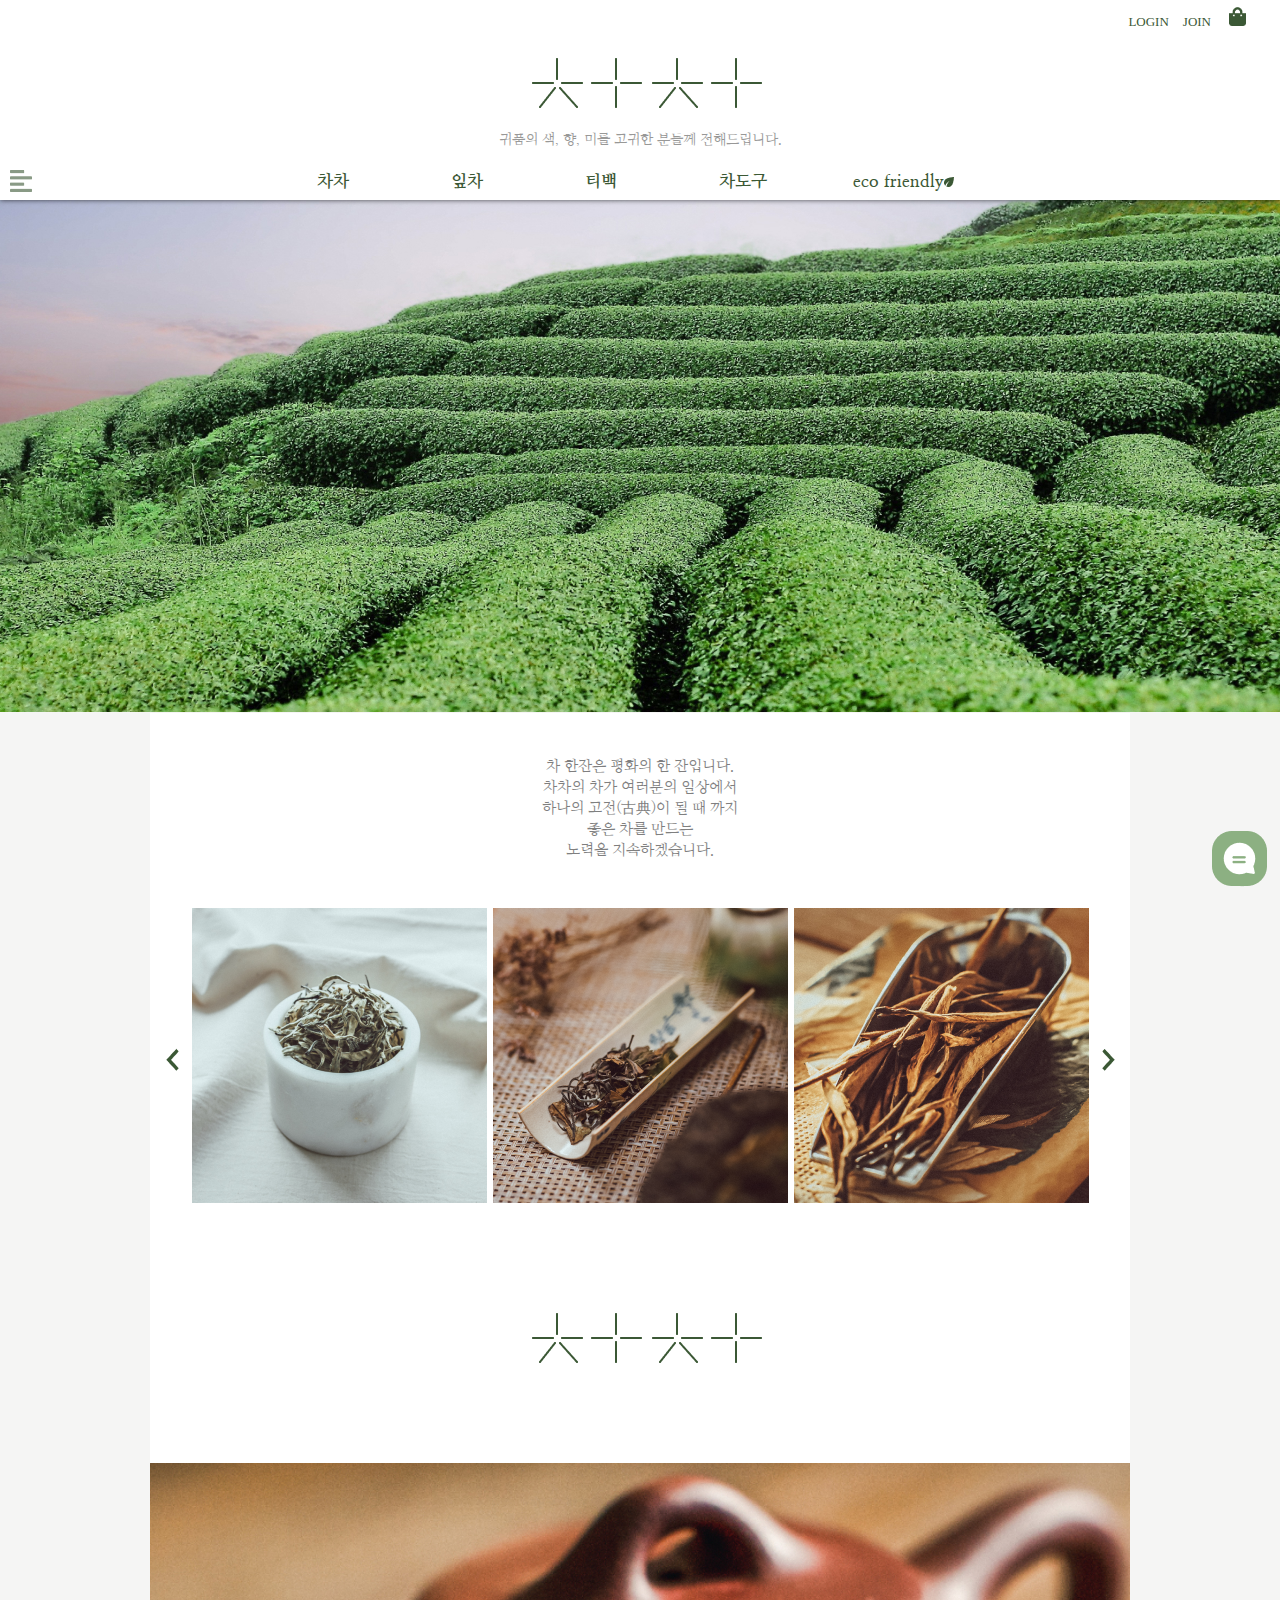
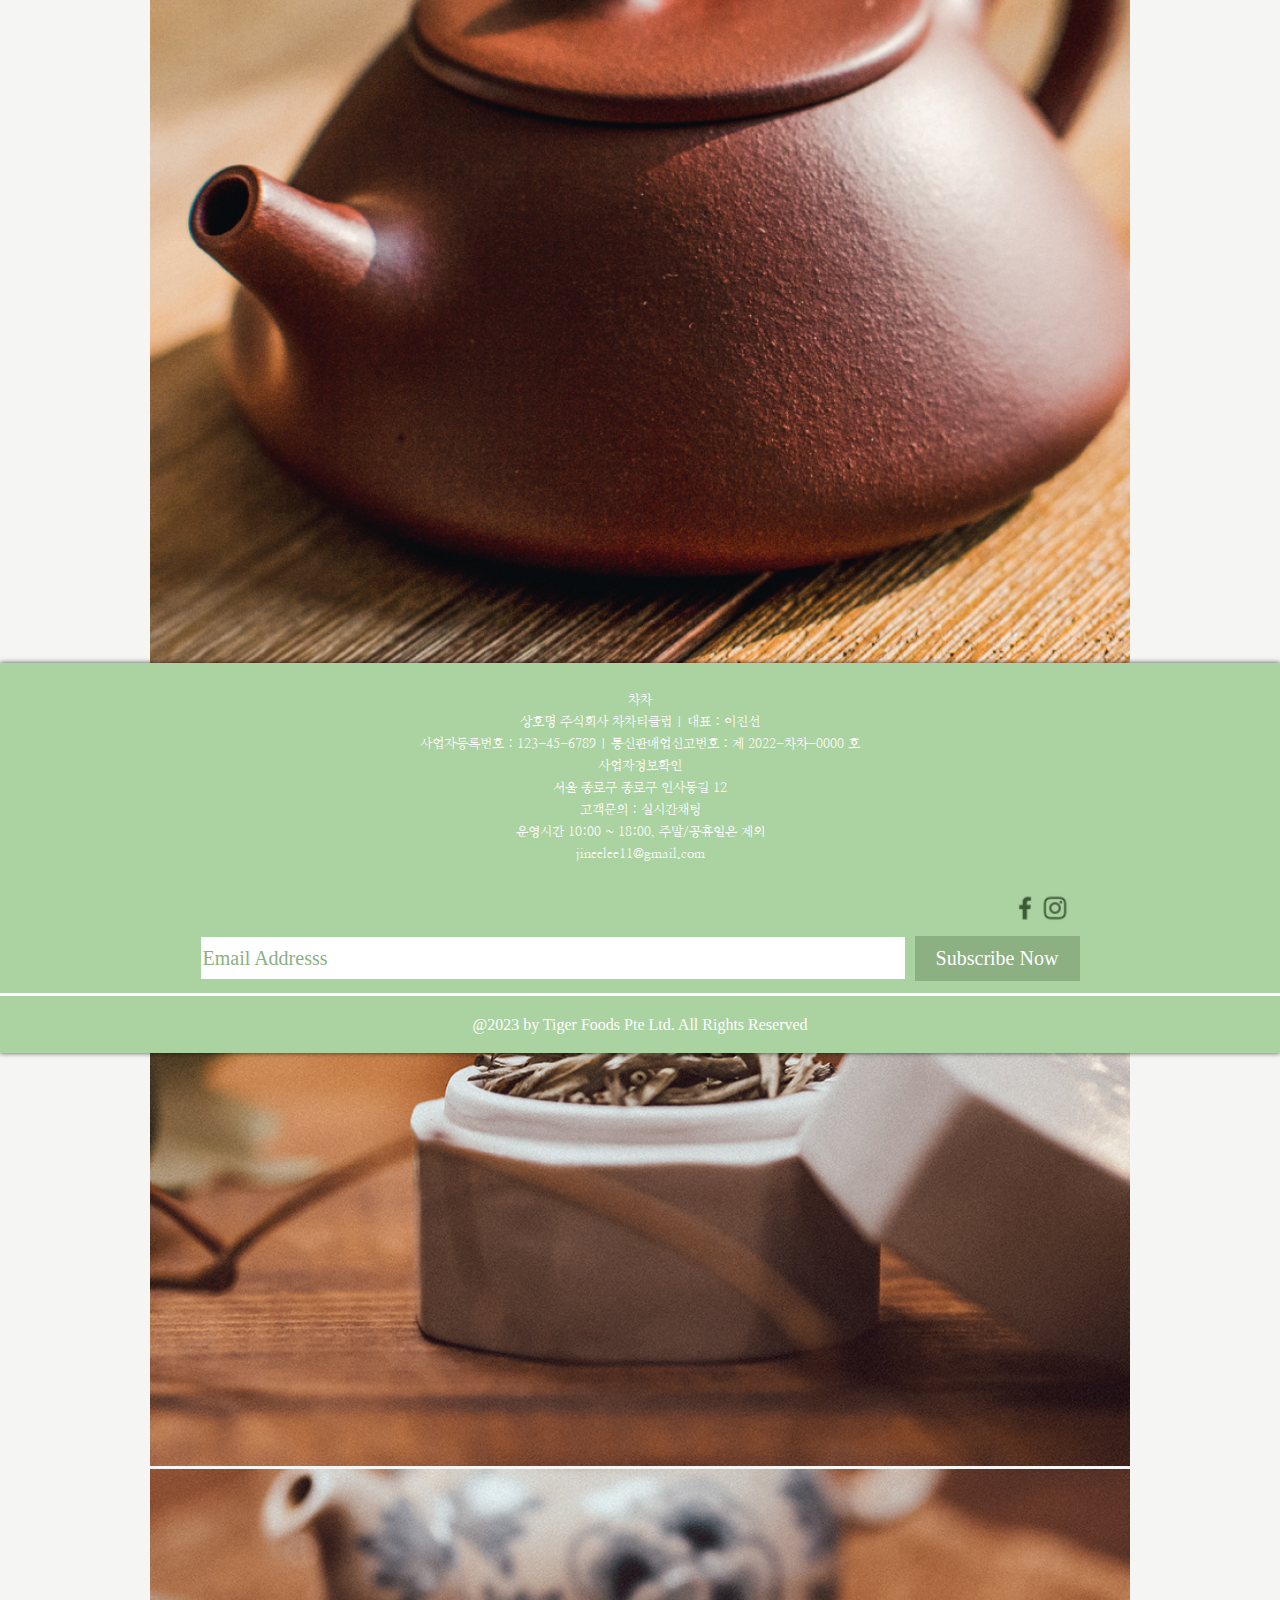
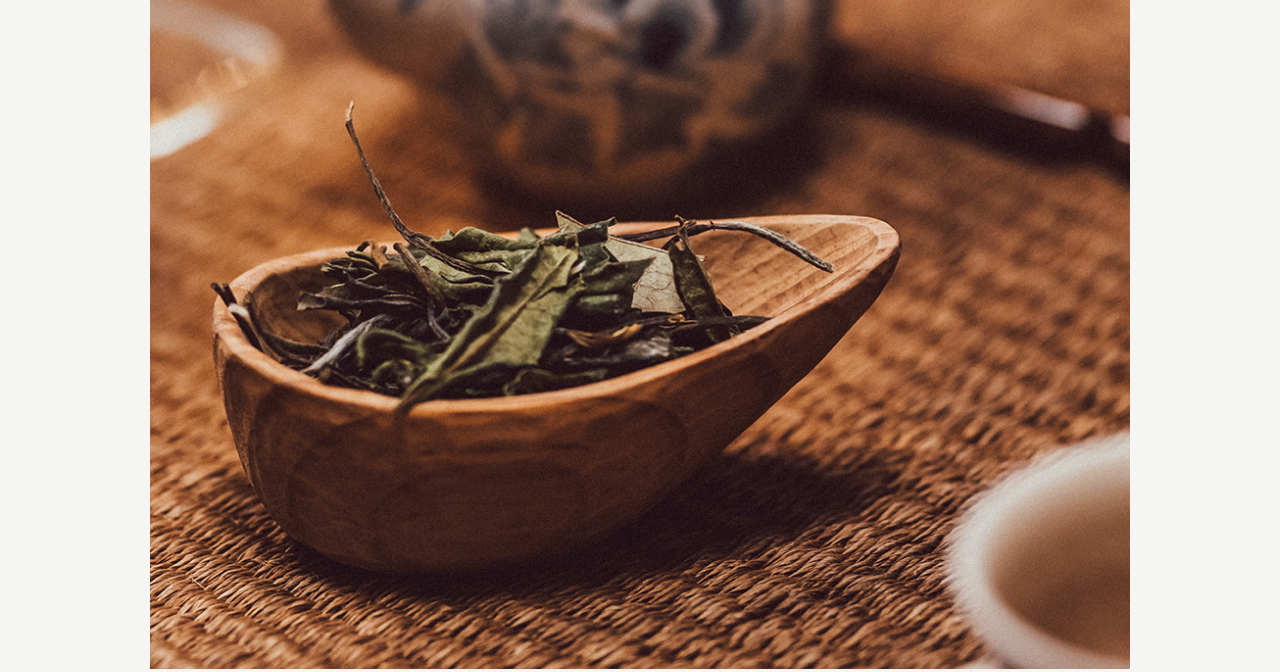
<file: index.html>
<!DOCTYPE html>
<html lang="ko">

<head>
   <meta charset="UTF-8">
   <meta http-equiv="X-UA-Compatible" content="IE=edge">
   <meta name="viewport" content="width=device-width, initial-scale=1.0">
   <title>Document</title>
   <link rel="stylesheet" type="text/css" href="css/index.css">
   <script src="//code.jquery.com/jquery-1.11.0.min.js"></script>
   <script type="text/javascript">
      $(document).ready(function () {

         $("#headers").load("header.html");  // 원하는 파일 경로를 삽입하면 된다
         $("#index_main").load("index_main.html");  // 추가 인클루드를 원할 경우 이런식으로 추가하면 된다
         $("#footer").load("footer.html");  // 추가 인클루드를 원할 경우 이런식으로 추가하면 된다


      });

   </script>




</head>

<body>
   <div id="headers"></div>
   <div id="index_main"></div>


   <div id="footer"></div>








</body>

</html>
</file>
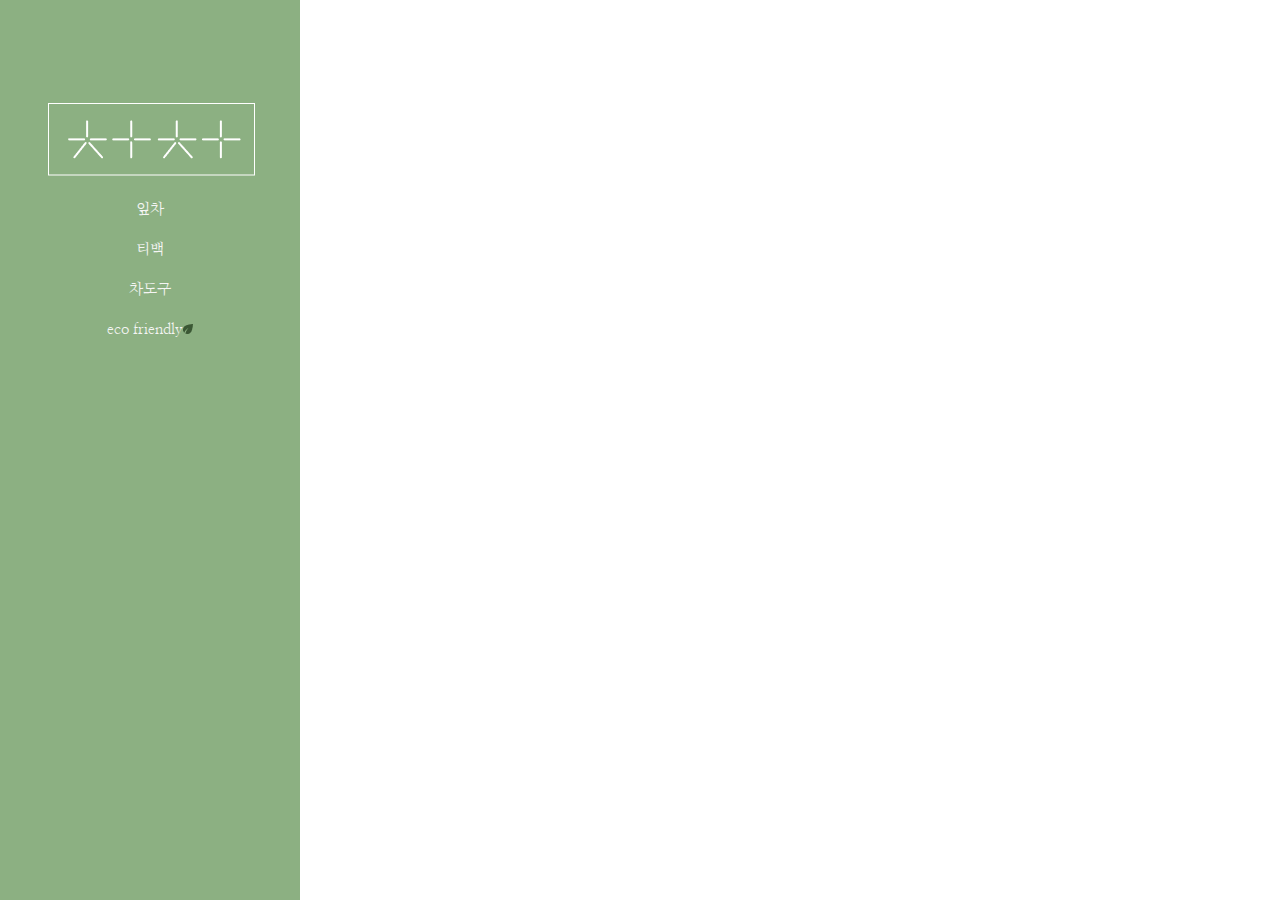
<file: aside.html>
<!DOCTYPE html>
<html lang="ko">

<head>
   <meta charset="UTF-8">
   <meta http-equiv="X-UA-Compatible" content="IE=edge">
   <meta name="viewport" content="width=device-width, initial-scale=1.0">
   <title>Document</title>
   <link rel="stylesheet" type="text/css" href="css/aside.css">
   <link
      href="https://fonts.googleapis.com/css2?family=Black+And+White+Picture&family=Black+Han+Sans&family=Cute+Font&family=Do+Hyeon&family=Dokdo&family=East+Sea+Dokdo&family=Gaegu&family=Gamja+Flower&family=Gothic+A1&family=Gugi&family=Hi+Melody&family=Jua&family=Kirang+Haerang&family=Nanum+Brush+Script&family=Nanum+Gothic&family=Nanum+Gothic+Coding&family=Nanum+Myeongjo&family=Nanum+Pen+Script&family=Noto+Sans+KR&family=Noto+Serif+KR&family=Poor+Story&family=Single+Day&family=Song+Myung&family=Stylish&family=Sunflower:wght@300&family=Yeon+Sung&display=swap"
      rel="stylesheet">
</head>

<body>
   <div class="aside_outbox">
      <div class="as_x"></div>
      <div class="as_logo">
         <a href="index.html"><img src="./img/aside_logo.png"></a>
      </div>
      <div class="as_menu">
         <ul class="as_main">
            <li><a href="sub1.html">잎차</a></li>
            <li>티백</li>
            <li>차도구</li>
            <li>eco friendly<img src="./img/header_menu_eco.png"></li>
         </ul>
      </div>
      <div class="as_x2"></div>
   </div>

</body>

</html>
</file>
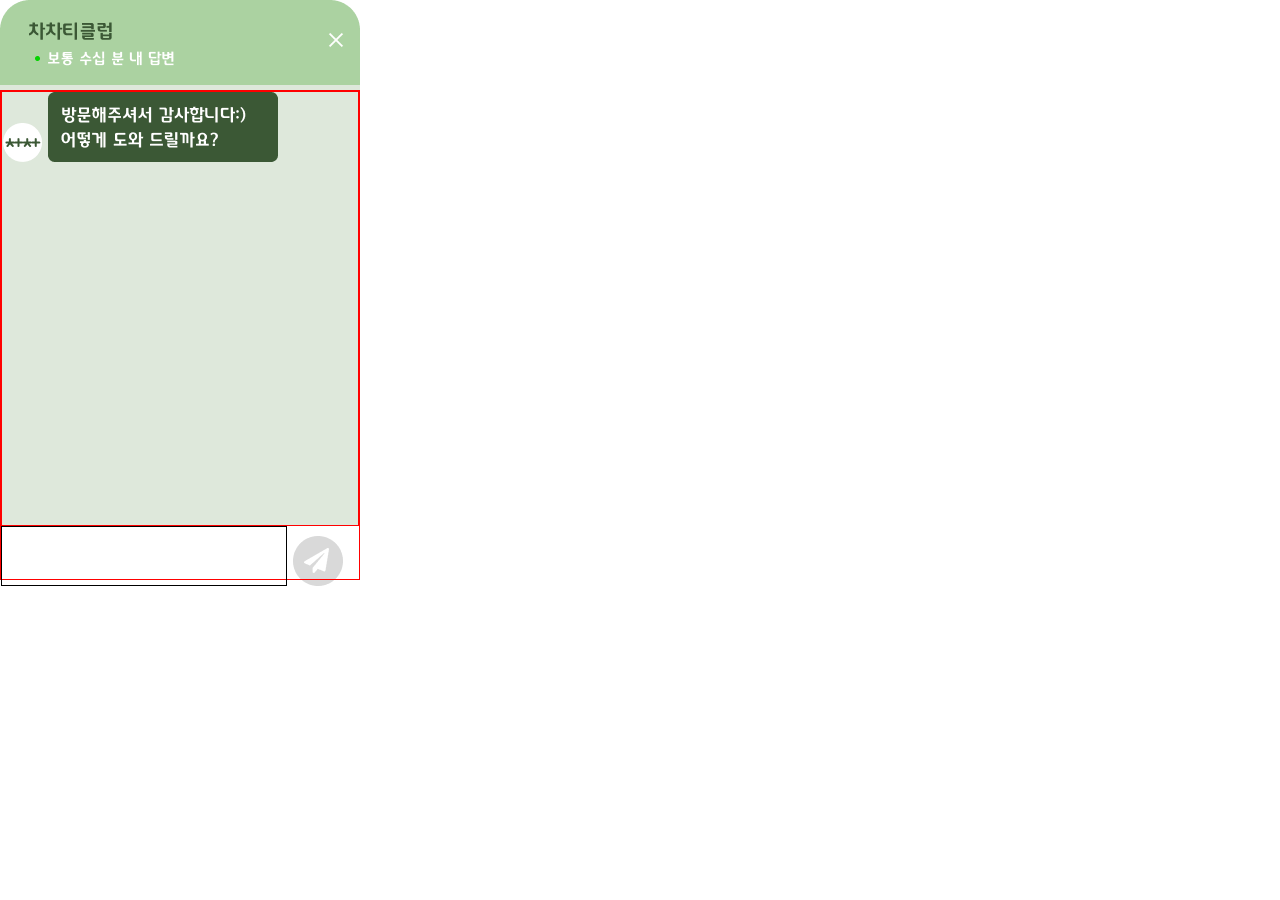
<file: chatting copy.html>
<!DOCTYPE html>
<html lang="ko">

<head>
   <meta charset="UTF-8">
   <meta http-equiv="X-UA-Compatible" content="IE=edge">
   <meta name="viewport" content="width=device-width, initial-scale=1.0">
   <title>Document</title>
   <link rel="stylesheet" type="text/css" href="css/chatting copy.css">
   <link
      href="https://fonts.googleapis.com/css2?family=Black+And+White+Picture&family=Black+Han+Sans&family=Cute+Font&family=Do+Hyeon&family=Dokdo&family=East+Sea+Dokdo&family=Gaegu&family=Gamja+Flower&family=Gothic+A1&family=Gugi&family=Hi+Melody&family=Jua&family=Kirang+Haerang&family=Nanum+Brush+Script&family=Nanum+Gothic&family=Nanum+Gothic+Coding&family=Nanum+Myeongjo&family=Nanum+Pen+Script&family=Noto+Sans+KR&family=Noto+Serif+KR&family=Poor+Story&family=Single+Day&family=Song+Myung&family=Stylish&family=Sunflower:wght@300&family=Yeon+Sung&display=swap"
      rel="stylesheet">
   <script src="https://code.jquery.com/jquery-3.5.0.min.js"></script>
   <script>

      function updateScroll() {
         var element = document.getElementById("chat");
         element.scrollTop = element.scrollHeight;
      }

      $(function () {
         $("#send").on("click", function () {
            var msg = $("#msg").val();
            var line = $("<div></div>");
            line.append(msg);

            $(".chat").append(line);
            $("#msg").val("");
            updateScroll();
         })

         $("#msg").on("keyup", function (e) {
            if (e.keyCode == 13) {
               var msg = $("#msg").val();
               var line = $("<div></div>");
               line.append(msg);

               $(".chat").append(line);
               $("#msg").val("");
               updateScroll();
            }
         })
      })
   </script>
</head>

<body>
   <!-- <div> -->
   <!-- 채팅박스 이미지 -->
   <img src="./img/chatting_box.png">
   <div class="chatting_outbox">

      <div class="chat" id="chat">

         <!-- 차차 프로필 -->
         <img src="./img/chatting_icon.png">

      </div>


      <div class="input">
         <div class="msg_div">
            <input type=text id=msg>
         </div>

         <!-- 글자입력박스 -->
         <div class="send_div">
            <!-- 입력버튼 -->
            <input type=button id=send value="send">
         </div>
      </div>
   </div>
   <!-- </div> -->

</body>

</html>
</file>
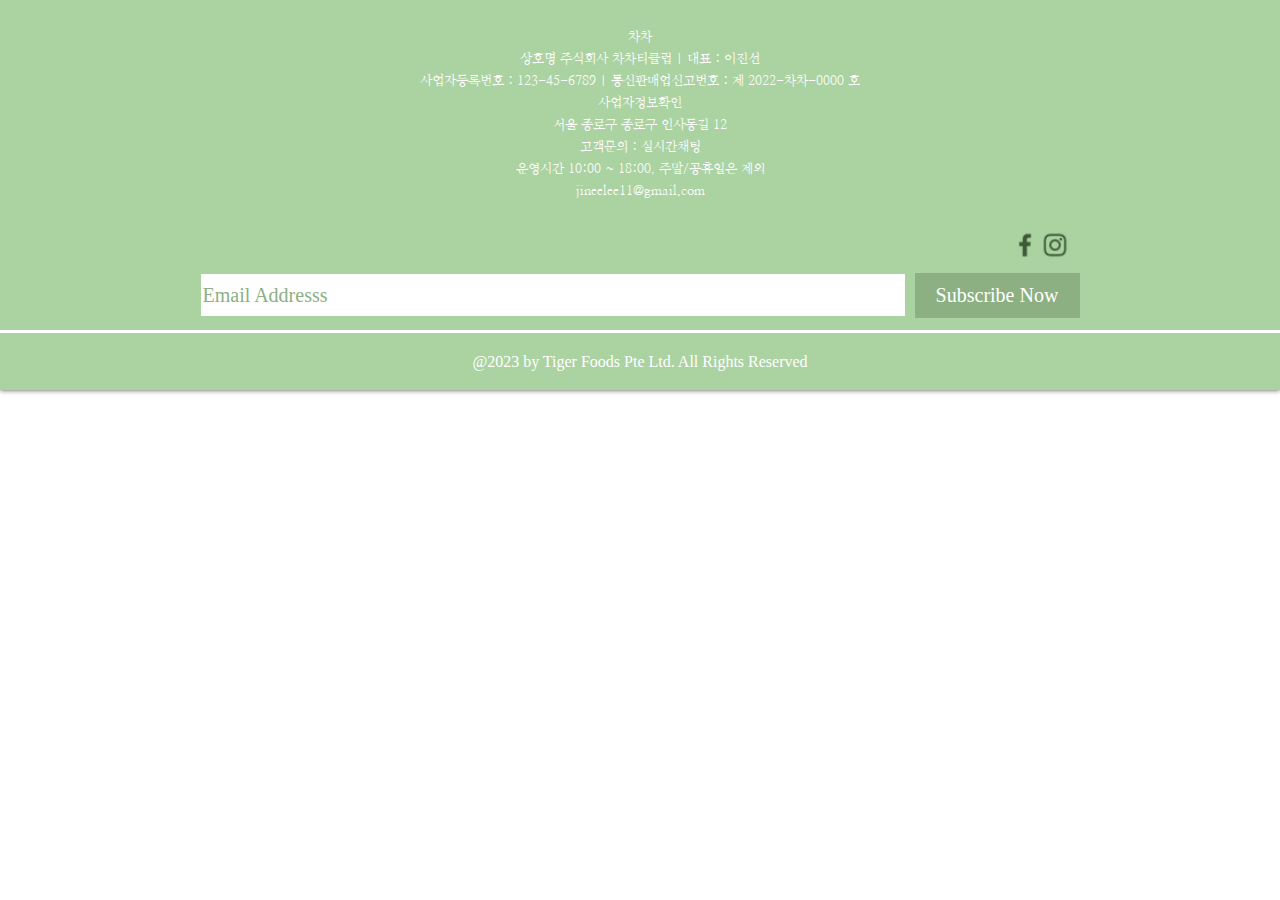
<file: footer.html>
<!DOCTYPE html>
<html lang="ko">

<head>
   <meta charset="UTF-8">
   <meta http-equiv="X-UA-Compatible" content="IE=edge">
   <meta name="viewport" content="width=device-width, initial-scale=1.0">
   <title>Document</title>
   <link rel="stylesheet" type="text/css" href="css/footer.css">
   <link
      href="https://fonts.googleapis.com/css2?family=Black+And+White+Picture&family=Black+Han+Sans&family=Cute+Font&family=Do+Hyeon&family=Dokdo&family=East+Sea+Dokdo&family=Gaegu&family=Gamja+Flower&family=Gothic+A1&family=Gugi&family=Hi+Melody&family=Jua&family=Kirang+Haerang&family=Nanum+Brush+Script&family=Nanum+Gothic&family=Nanum+Gothic+Coding&family=Nanum+Myeongjo&family=Nanum+Pen+Script&family=Noto+Sans+KR&family=Noto+Serif+KR&family=Poor+Story&family=Single+Day&family=Song+Myung&family=Stylish&family=Sunflower:wght@300&family=Yeon+Sung&display=swap"
      rel="stylesheet">
</head>

<body>
   <div class="footer_outbox">

      <div class="footer_cha">
         <div>
            <span>차차</span><br>
            상호명 주식회사 차차티클럽 | 대표 : 이진선<br>
            사업자등록번호 : 123-45-6789 | 통신판매업신고번호 : 제 2022-차차-0000 호<br>
            사업자정보확인<br>
            서울 종로구 종로구 인사동길 12<br>
            고객문의 : 실시간채팅<br>
            운영시간 10:00 ~ 18:00, 주말/공휴일은 제외<br>
            jineelee11@gmail.com<br>
         </div>

      </div>
      <div class="footer_f1">
         <div>
            <img src="./img/icon_f.png" width="30px">
            <img src="./img/icon_ins.png" width="30px">
         </div>
      </div>
      <div class="footer_email">
         <div>
            <input type="text" placeholder="Email Addresss">
            <button type="button">Subscribe Now</button>
         </div>

      </div>
      <div class="footer_line">
         <div>
            @2023 by Tiger Foods Pte Ltd. All Rights Reserved
         </div>

      </div>

   </div>

</body>

</html>
</file>
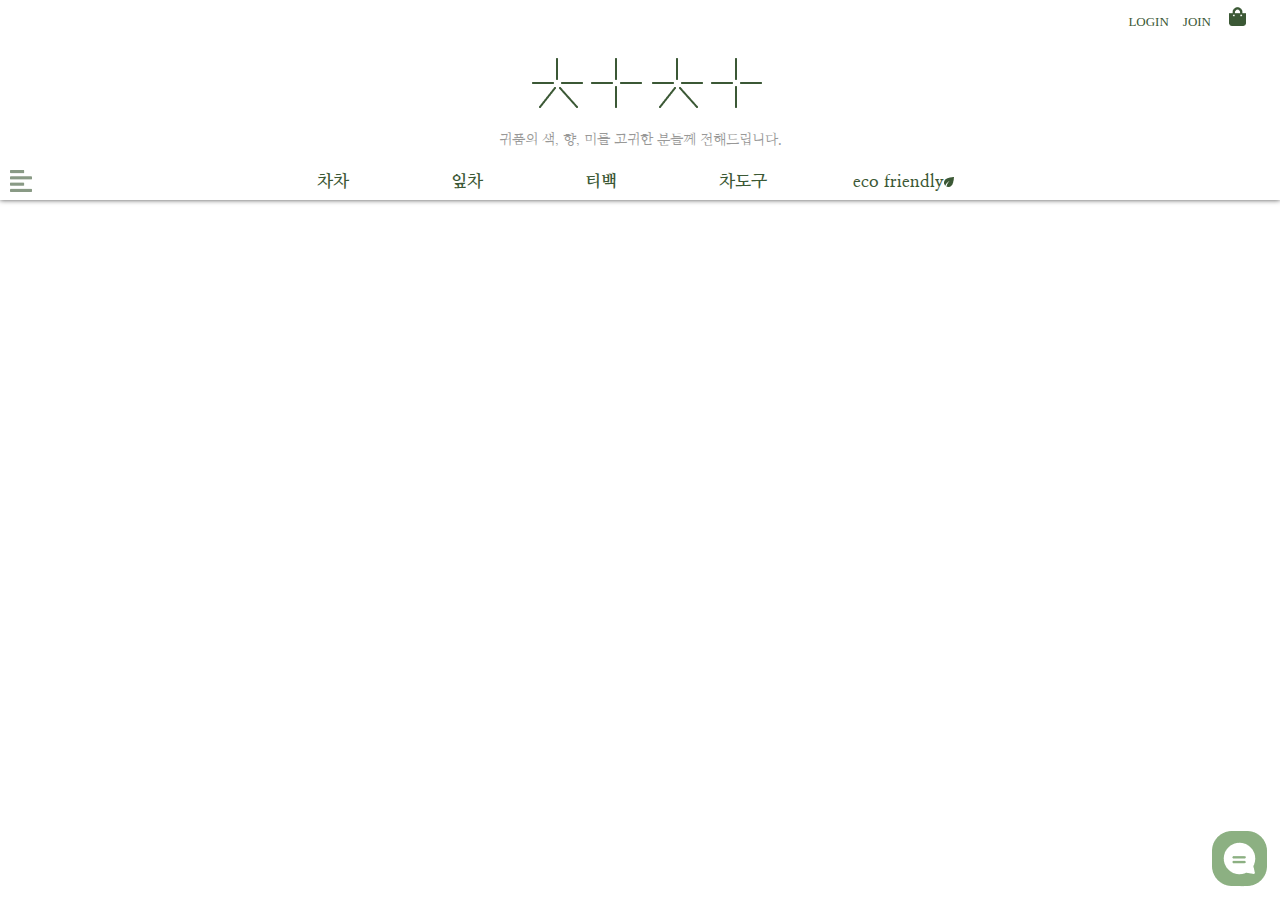
<file: header.html>
<!DOCTYPE html>
<html lang="ko">

<head>
   <meta charset="UTF-8">
   <meta http-equiv="X-UA-Compatible" content="IE=edge">
   <meta name="viewport" content="width=device-width, initial-scale=1.0">
   <title>Document</title>
   <link rel="stylesheet" type="text/css" href="css/header.css">
   <link
      href="https://fonts.googleapis.com/css2?family=Black+And+White+Picture&family=Black+Han+Sans&family=Cute+Font&family=Do+Hyeon&family=Dokdo&family=East+Sea+Dokdo&family=Gaegu&family=Gamja+Flower&family=Gothic+A1&family=Gugi&family=Hi+Melody&family=Jua&family=Kirang+Haerang&family=Nanum+Brush+Script&family=Nanum+Gothic&family=Nanum+Gothic+Coding&family=Nanum+Myeongjo&family=Nanum+Pen+Script&family=Noto+Sans+KR&family=Noto+Serif+KR&family=Poor+Story&family=Single+Day&family=Song+Myung&family=Stylish&family=Sunflower:wght@300&family=Yeon+Sung&display=swap"
      rel="stylesheet">

   <!-- 어사이드 인클루드 -->
   <script src="//code.jquery.com/jquery-1.11.0.min.js"></script>
   <script type="text/javascript">
      $(document).ready(function () {

         $("#aside").load("aside.html");  // 원하는 파일 경로를 삽입하면 된다
         $("#chatting").load("chatting.html");  // 원하는 파일 경로를 삽입하면 된다

         // 아이콘 클릭하면 어사이드메뉴 뜨게
         $(".pic").click(function () {
            $("#lightbox").show();
         });
         $(".lightbox2").click(function () {
            $("#lightbox").hide();
         });

      });
   </script>
   <script type="text/javascript">
      $(document).ready(function () {

         // 아이콘 클릭하면 채팅창 뜨고 x버튼 누르면 끄기
         $(".h_bottom_menu").click(function () {
            $("#chatting").show();
         });
         $("#chatting_close").click(function () {
            $("#chatting").hide();
         });

      });
   </script>



</head>

<body>
   <!-- 헤더 -->
   <div class="header_outbox">
      <div id="header_join">
         <ul>
            <li>LOGIN</li>
            <li>JOIN</li>
            <li><img src="./img/cart.png" width="25px"></li>
         </ul>
      </div>

      <div class="header_logo">

         <div>
            <div id="header_logo_logo">
               <a href="index.html"><img src="./img/header_logo.png"></a>
            </div>
            <div class="header_logo_bottom">
               <span>귀품의 색, 향, 미를 고귀한 분들께 전해드립니다.</span>
            </div>
         </div>

      </div>
      <div class="header_menu">
         <div>
            <!-- 왼쪽 어사이드 띄울 아이콘 -->
            <img id="h_left_menu" class="pic" src="./img/header_left_menu.png">

            <ul>
               <li class="h_menu_main1"><a href="index.html">차차</a></li>
               <li class="h_menu_main1"><a href="sub1.html"> 잎차</a>
                  <ul class="h_menu_sub1">
                     <li><a href="sub1.html">녹차</a></li>
                     <li>백차</li>
                     <li>청차</li>
                     <li>홍차</li>
                     <li>흑차</li>
                  </ul>
               </li>
               <li class="h_menu_main1">티백
                  <ul class="h_menu_sub1">
                     <li>뿌리차</li>
                     <li>허브차</li>
                     <li>과일차</li>
                  </ul>
               </li>
               <li class="h_menu_main1">차도구
                  <ul class="h_menu_sub1">
                     <li>다기</li>
                     <li>자사호</li>
                  </ul>
               </li>
               <li class="h_menu_main1">eco friendly<img src="./img/header_menu_eco.png"> </li>
            </ul>
         </div>

         <!-- 채팅창 띄울 아이콘 -->

         <img class="h_bottom_menu" src="./img/bottom_icon.png">

      </div>
      <!-- 인클루드 어사이드메뉴 -->
      <div id="lightbox" class="lightbox2">
         <div id="aside"></div>

      </div>

      <!-- 인클루드 채팅창 -->
      <div id="chatting"></div>
      <!-- 채팅창 닫는 버튼 -->
      <div id="chatting_close"></div>

   </div>


</body>

</html>
</file>
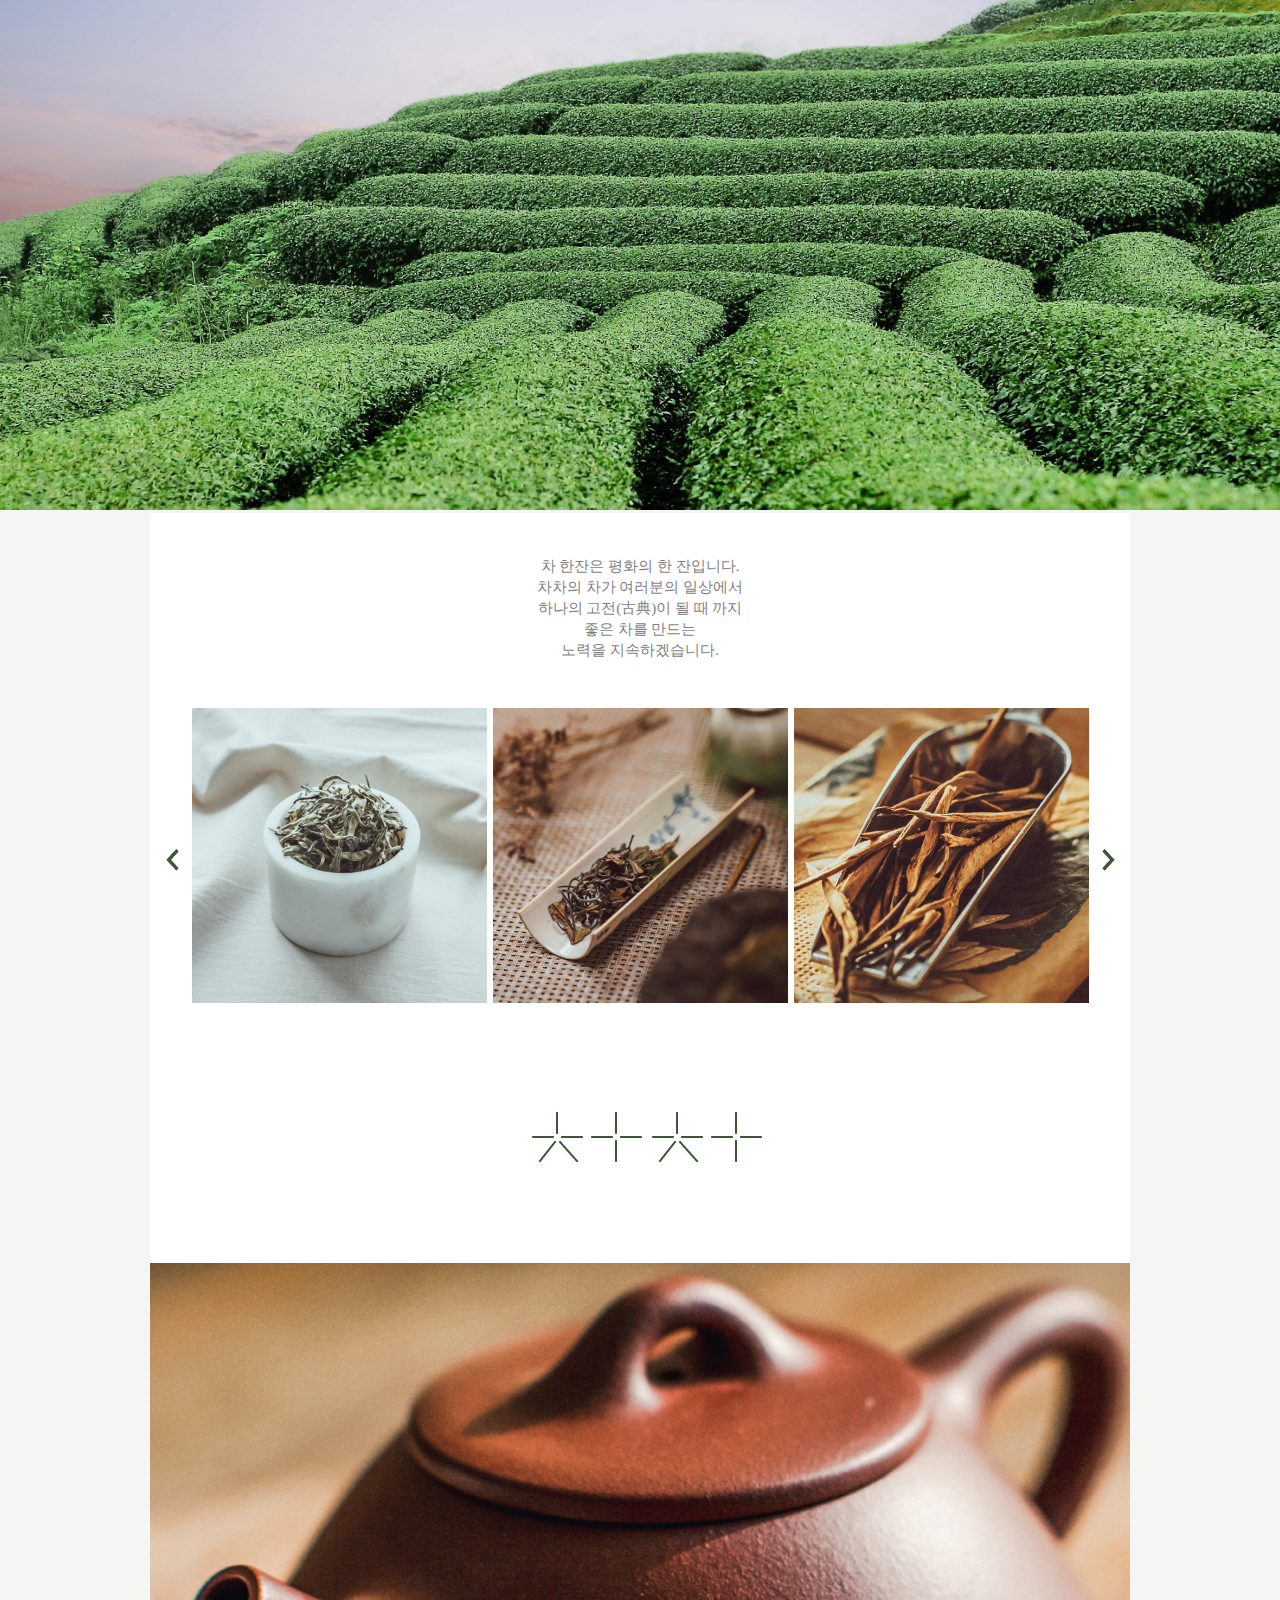
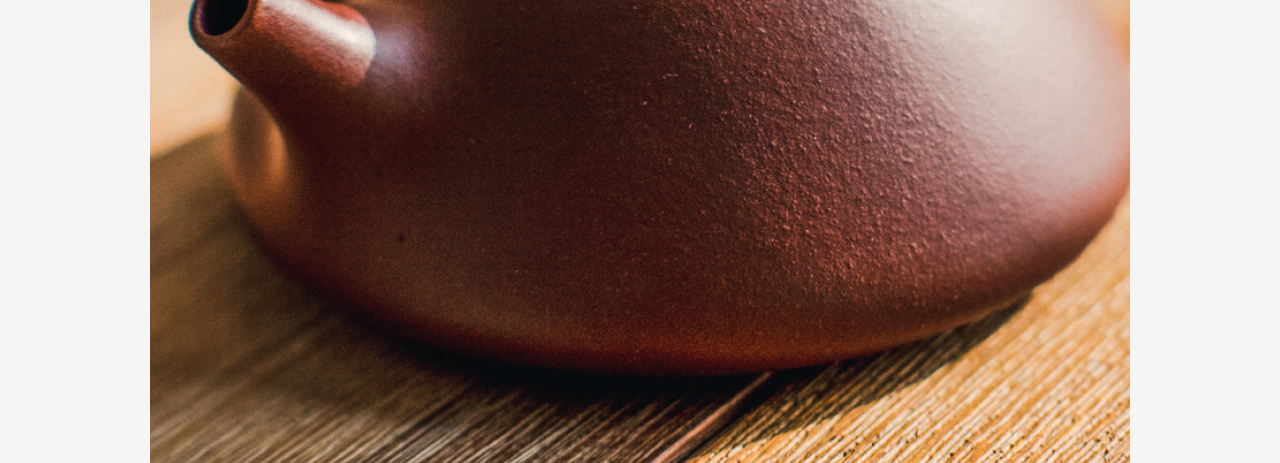
<file: index_main.html>
<!DOCTYPE html>
<html lang="ko">

<head>
   <meta charset="UTF-8">
   <meta http-equiv="X-UA-Compatible" content="IE=edge">
   <meta name="viewport" content="width=device-width, initial-scale=1.0">
   <title>Document</title>
   <link rel="stylesheet" type="text/css" href="css/index_main.css">

   <!-- 메인 이미지 페이드인아웃 -->
   <script src="https://code.jquery.com/jquery-3.6.3.min.js"></script>
   <script>
      $(document).ready(function () {

         $(".slide > div:gt(0)").hide();

         setInterval(function () {
            $('.slide > div:first')
               .fadeOut(2000)
               .next()
               .fadeIn(2000)
               .end()
               .appendTo('.slide');
         }, 4000);

      });

   </script>


   <!-- 중간이미지 3개 슬라이드 -->
   <script type="text/javascript">
      $(document).ready(function () {
         var imgs;
         var img_count;
         var img_position = 1;

         imgs = $(".cd1 ul");
         img_count = imgs.children().length;

         //버튼을 클릭했을 때 함수 실행
         $('#back').click(function () {
            back();
         });
         $('#next').click(function () {
            next();
         });

         function back() {
            if (1 < img_position) {
               imgs.animate({
                  left: '+=975px'
               });
               img_position--;
            }
         }
         function next() {
            if (img_count > img_position) {
               imgs.animate({
                  left: '-=975px'
               });
               img_position++;
            }
         }

      });
   </script>



</head>

<body>
   <div class="in_main_out">

      <div class="in_main_bigimg">
         <div class="slide">
            <div class="slideImg">
               <img src="./img/main_big1.jpg" style="object-fit: cover">
            </div>
            <div class="slideImg">
               <img src="./img/main_big2.jpg">
            </div>
            <div class="slideImg">
               <img src="./img/main_big3.jpg">
            </div>
         </div>
      </div>


      <!-- 어사이드 메뉴아이콘 다른 서브메인페이지에 복붙  -->
      <div class="in_main_none1">

      </div>

      <div class="in_main_text">
         <div>
            차 한잔은 평화의 한 잔입니다.<br>
            차차의 차가 여러분의 일상에서<br>
            하나의 고전(古典)이 될 때 까지<br>
            좋은 차를 만드는<br>
            노력을 지속하겠습니다.
         </div>
      </div>

      <!-- 공란 -->
      <div class="in_main_none2"></div>

      <!-- 중간이미지 3개 -->
      <div class="in_main_3_img">
         <div class="cd1">
            <img id="back" src="./img/icon_left.png" alt="">
            <ul>
               <li><img src="./img/main_smal_1.png"></li>
               <li><img src="./img/main_smal_2.png"></li>
            </ul>
            <img id="next" src="./img/icon_right.png" alt="">
         </div>
      </div>

      <div class="in_main_logo">
         <div>
            <img src="./img/header_logo.png">
         </div>
      </div>
      <div class="in_main_smalimg">
         <div class="cd2">
            <img class="cd2_img" src="./img/main_big_bottom1.jpg">
            <img class="cd2_img" src="./img/main_big_bottom2.jpg">
            <img class="cd2_img" src="./img/main_big_bottom3.jpg">
         </div>
      </div>

   </div>

</body>

<!-- 맨마지막 슬라이드 -->
<script>
   var index = 0;   //이미지에 접근하는 인덱스
   window.onload = function () {
      slideShow();
   }

   function slideShow() {
      var i;
      var x = document.getElementsByClassName("cd2_img");  //slide1에 대한 dom 참조
      for (i = 0; i < x.length; i++) {
         x[i].style.display = "none";   //처음에 전부 display를 none으로 한다.
      }
      index++;
      if (index > x.length) {
         index = 1;  //인덱스가 초과되면 1로 변경
      }
      x[index - 1].style.display = "block";  //해당 인덱스는 block으로
      setTimeout(slideShow, 3000);   //함수를 4초마다 호출

   }
</script>


</html>
</file>
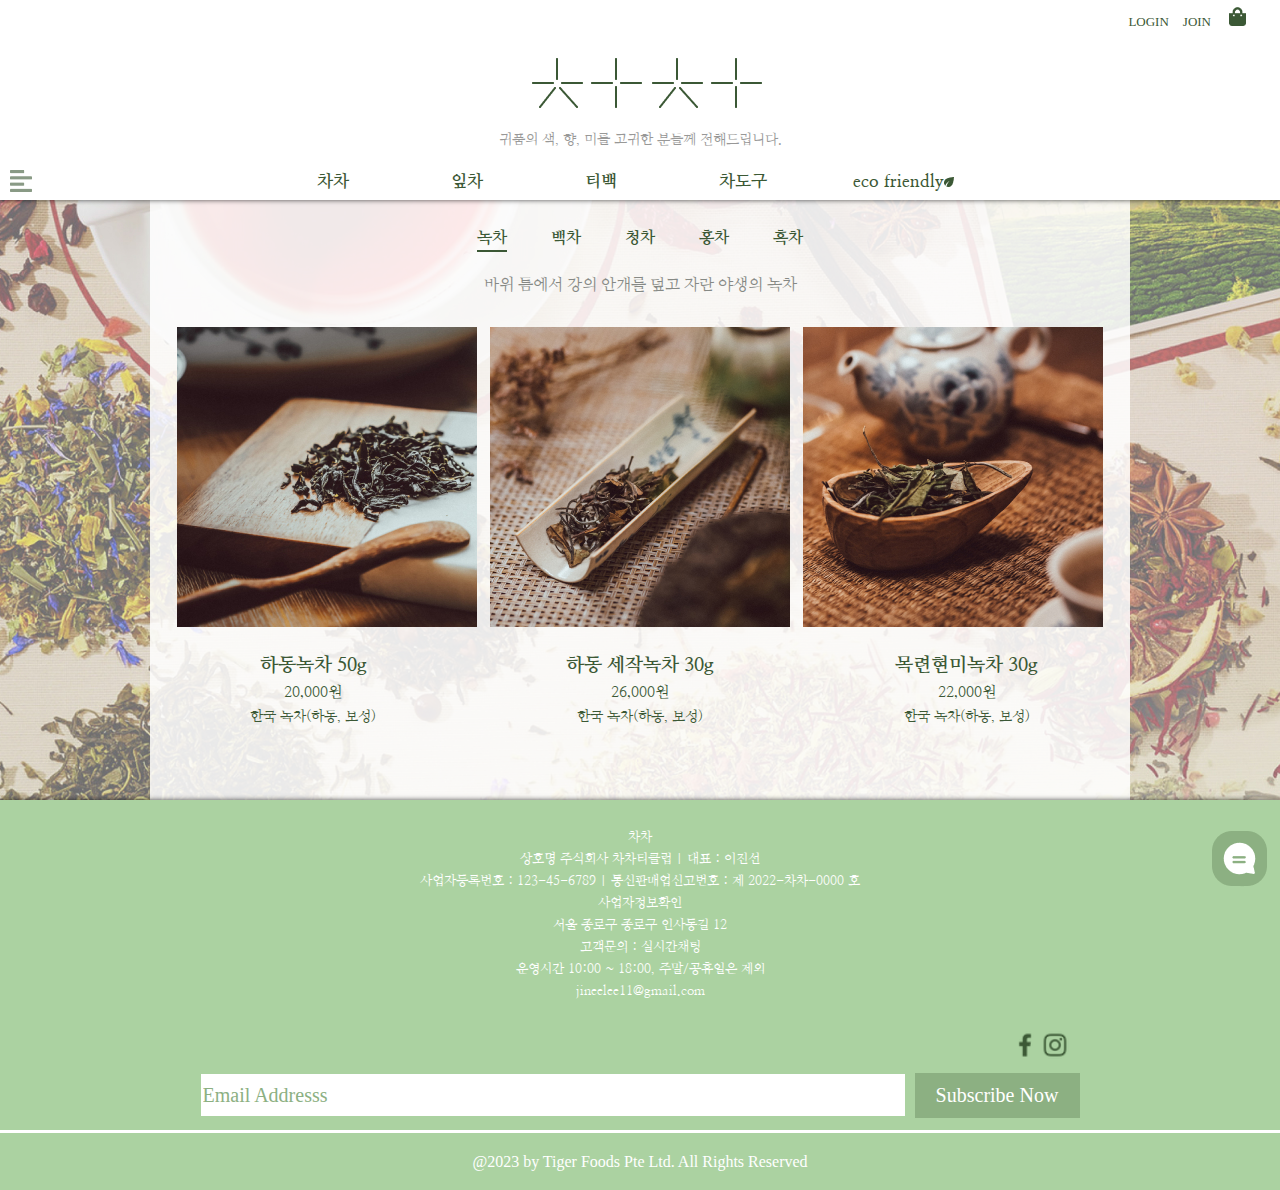
<file: sub1.html>
<!DOCTYPE html>
<html lang="ko">

<head>
   <meta charset="UTF-8">
   <meta http-equiv="X-UA-Compatible" content="IE=edge">
   <meta name="viewport" content="width=device-width, initial-scale=1.0">
   <title>Document</title>
   <link rel="stylesheet" type="text/css" href="css/sub1.css">
   <script src="//code.jquery.com/jquery-1.11.0.min.js"></script>
   <script type="text/javascript">
      $(document).ready(function () {

         $("#headers").load("header.html");  // 원하는 파일 경로를 삽입하면 된다
         $("#sub1_main").load("sub1_main.html");  // 추가 인클루드를 원할 경우 이런식으로 추가하면 된다
         $("#footer").load("footer.html");  // 추가 인클루드를 원할 경우 이런식으로 추가하면 된다

      });

   </script>




</head>

<body>
   <div id="headers"></div>
   <div id="sub1_main"></div>
   <div id="footer"></div>







   <!-- <div class="wrap">
   </div> -->

</body>

</html>
</file>
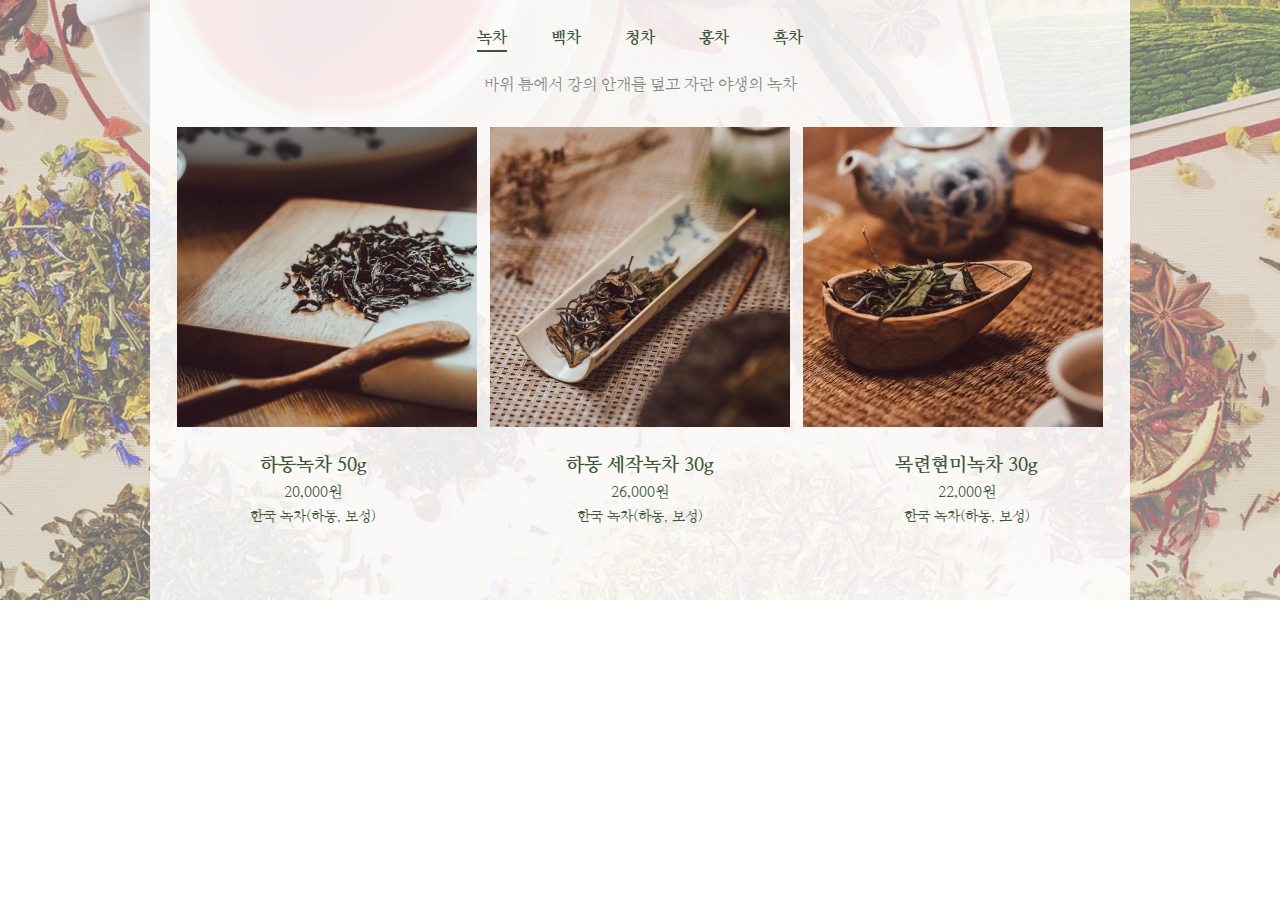
<file: sub1_main.html>
<!DOCTYPE html>
<html lang="ko">

<head>
   <meta charset="UTF-8">
   <meta http-equiv="X-UA-Compatible" content="IE=edge">
   <meta name="viewport" content="width=device-width, initial-scale=1.0">
   <title>Document</title>
   <link rel="stylesheet" type="text/css" href="css/sub1_main.css">
   <link
      href="https://fonts.googleapis.com/css2?family=Black+And+White+Picture&family=Black+Han+Sans&family=Cute+Font&family=Do+Hyeon&family=Dokdo&family=East+Sea+Dokdo&family=Gaegu&family=Gamja+Flower&family=Gothic+A1&family=Gugi&family=Hi+Melody&family=Jua&family=Kirang+Haerang&family=Nanum+Brush+Script&family=Nanum+Gothic&family=Nanum+Gothic+Coding&family=Nanum+Myeongjo&family=Nanum+Pen+Script&family=Noto+Sans+KR&family=Noto+Serif+KR&family=Poor+Story&family=Single+Day&family=Song+Myung&family=Stylish&family=Sunflower:wght@300&family=Yeon+Sung&display=swap"
      rel="stylesheet">
</head>

<body>
   <div class="sub_main_outbox">
      <!-- 공란1 -->
      <div class="sub_main_x1"></div>


      <div class="sub_main">
         <table class="s1_main_table1">
            <tr>
               <td colspan="3" height="60px">
                  <ul class="top_menu">
                     <li style="border-bottom: 2px solid #3b5835;">녹차</li>
                     <li class="top_menu_hover" style="cursor: pointer;">백차</li>
                     <li class="top_menu_hover" style="cursor: pointer;">청차</li>
                     <li class="top_menu_hover" style="cursor: pointer;">홍차</li>
                     <li class="top_menu_hover" style="cursor: pointer;">흑차</li>
                  </ul>
               </td>
            </tr>
            <tr>
               <td colspan="3" height="50px" style="color: #868985; font-weight: 200;">
                  바위 틈에서 강의 안개를 덮고 자란 야생의 녹차
               </td>
            </tr>
            <tr>

               <td height="300px" align="right">
                  <div class="sub_m_hover"><a href="sub2.html">
                        <img class="sub_m_hover_b" src="./img/sub1_m_hover_on.jpg">
                        <img class="sub_m_hover_a" src="./img/sub1_m1_hover.jpg">
                     </a>
                  </div>
               </td>
               <td>
                  <div class="sub_m_hover">
                     <img class="sub_m_hover_b" src="./img/sub1_m_hover_on.jpg">
                     <img class="sub_m_hover_a" src="./img/sub1_m2_hover.jpg">
                  </div>
               </td>
               <td align="left">
                  <div class="sub_m_hover">
                     <img class="sub_m_hover_b" src="./img/sub1_m_hover_on.jpg">
                     <img class="sub_m_hover_a" src="./img/sub1_m3_hover.jpg">
                  </div>
               </td>
            </tr>
            <tr>
               <td colspan="3"> &nbsp;</td>

            </tr>
            <tr>
               <td>
                  <ul class="bottom_ment">
                     <li class="bottom_ment_a"><a href="sub2.html">하동녹차 50g</a> </li>
                     <li class="bottom_ment_b"><a href="sub2.html">20,000원</a></li>
                     <li class="bottom_ment_c"><a href="sub2.html">한국 녹차(하동, 보성)</a></li>
                  </ul>
               </td>
               <td>
                  <ul class="bottom_ment">
                     <li class="bottom_ment_a">하동 세작녹차 30g </li>
                     <li class="bottom_ment_b">26,000원</li>
                     <li class="bottom_ment_c">한국 녹차(하동, 보성)</li>
                  </ul>
               </td>
               <td>
                  <ul class="bottom_ment">
                     <li class="bottom_ment_a">목련현미녹차 30g </li>
                     <li class="bottom_ment_b">22,000원</li>
                     <li class="bottom_ment_c">한국 녹차(하동, 보성)</li>
                  </ul>
               </td>
            </tr>
         </table>
      </div>


      <!-- 공란2 -->
      <div class="sub_main_x2"></div>
   </div>

</body>

</html>
</file>
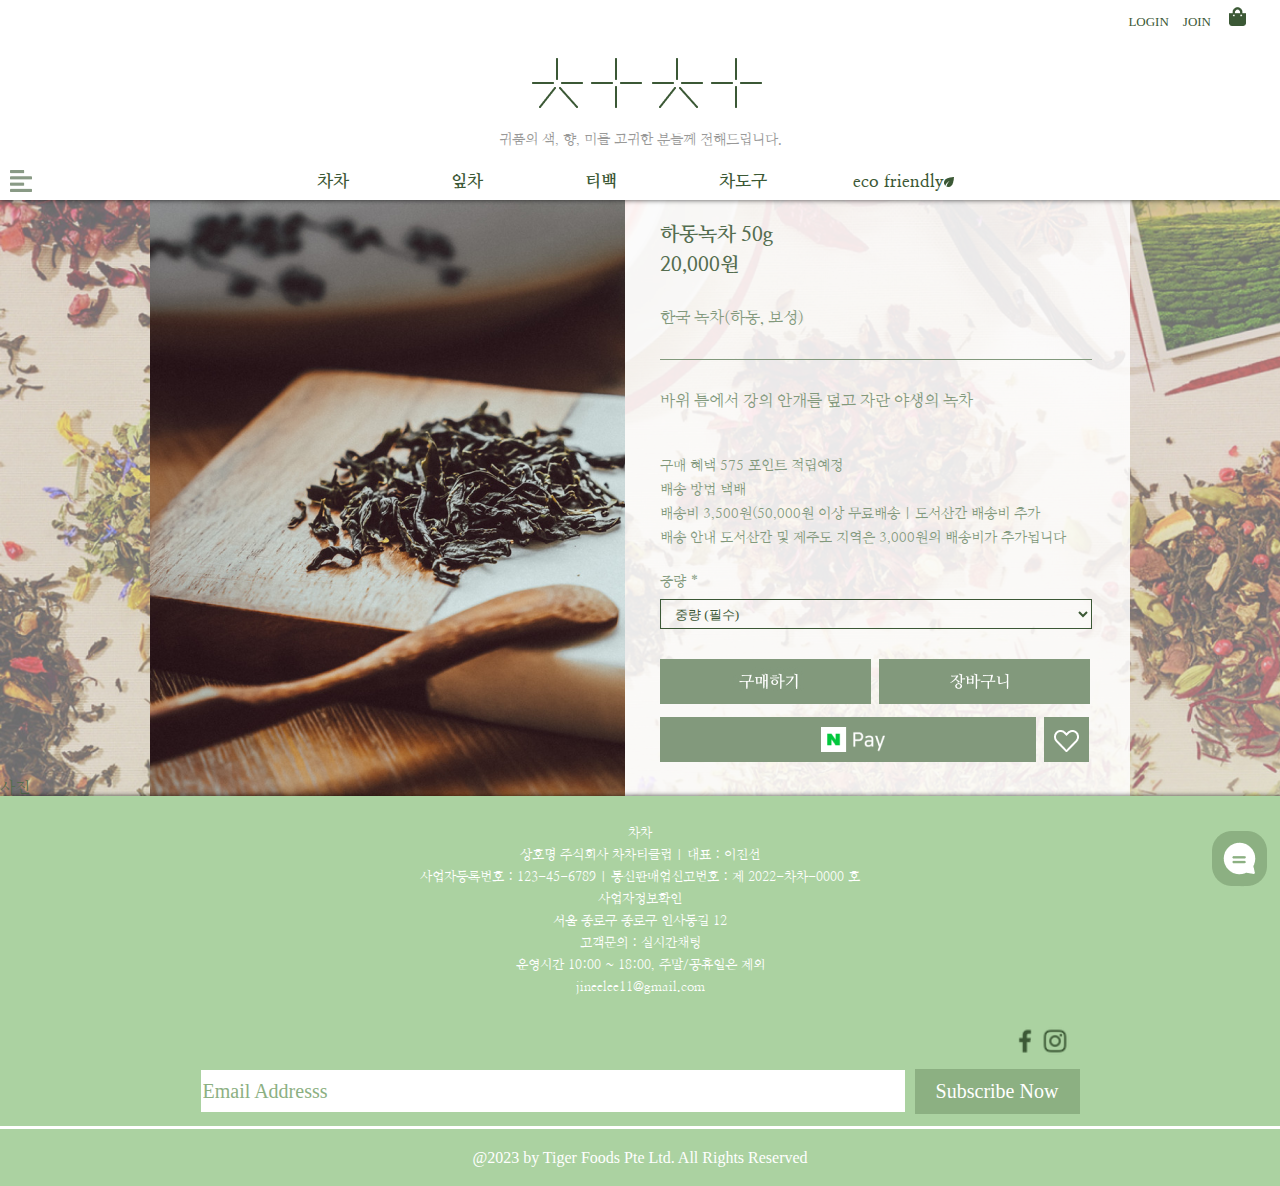
<file: sub2.html>
<!DOCTYPE html>
<html lang="ko">

<head>
   <meta charset="UTF-8">
   <meta http-equiv="X-UA-Compatible" content="IE=edge">
   <meta name="viewport" content="width=device-width, initial-scale=1.0">
   <title>Document</title>
   <link rel="stylesheet" type="text/css" href="css/sub2.css">
   <script src="//code.jquery.com/jquery-1.11.0.min.js"></script>
   <script type="text/javascript">
      $(document).ready(function () {

         $("#headers").load("header.html");  // 원하는 파일 경로를 삽입하면 된다
         $("#sub2_main").load("sub2_main.html");  // 추가 인클루드를 원할 경우 이런식으로 추가하면 된다
         $("#footer").load("footer.html");  // 추가 인클루드를 원할 경우 이런식으로 추가하면 된다

      });

   </script>




</head>

<body>
   <div id="headers"></div>
   <div id="sub2_main"></div>
   <div id="footer"></div>







   <!-- <div class="wrap">
   </div> -->

</body>

</html>
</file>
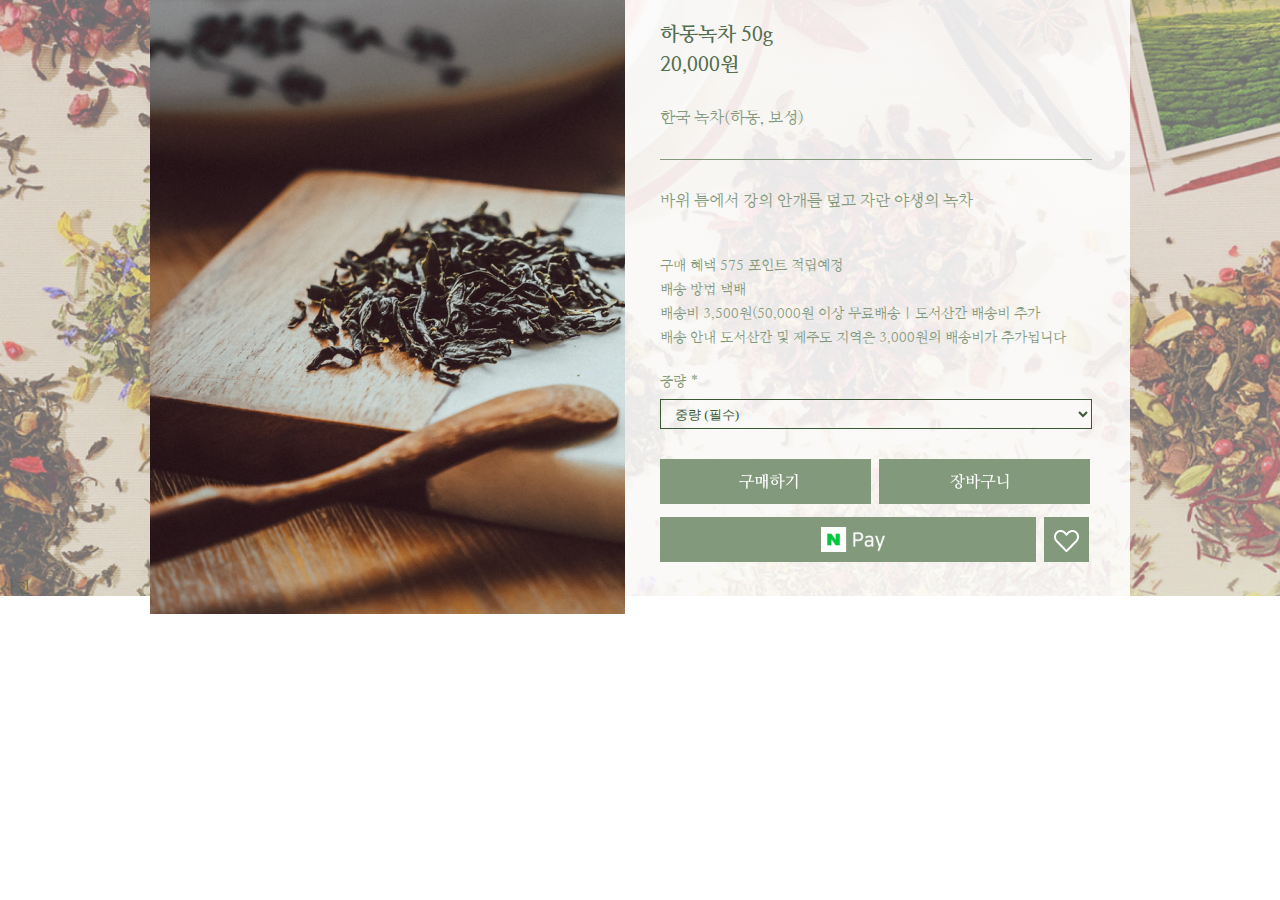
<file: sub2_main.html>
<!DOCTYPE html>
<html lang="ko">

<head>
   <meta charset="UTF-8">
   <meta http-equiv="X-UA-Compatible" content="IE=edge">
   <meta name="viewport" content="width=device-width, initial-scale=1.0">
   <title>Document</title>
   <link rel="stylesheet" type="text/css" href="css/sub2_main.css">
   <link
      href="https://fonts.googleapis.com/css2?family=Black+And+White+Picture&family=Black+Han+Sans&family=Cute+Font&family=Do+Hyeon&family=Dokdo&family=East+Sea+Dokdo&family=Gaegu&family=Gamja+Flower&family=Gothic+A1&family=Gugi&family=Hi+Melody&family=Jua&family=Kirang+Haerang&family=Nanum+Brush+Script&family=Nanum+Gothic&family=Nanum+Gothic+Coding&family=Nanum+Myeongjo&family=Nanum+Pen+Script&family=Noto+Sans+KR&family=Noto+Serif+KR&family=Poor+Story&family=Single+Day&family=Song+Myung&family=Stylish&family=Sunflower:wght@300&family=Yeon+Sung&display=swap"
      rel="stylesheet">
</head>

<body>
   <div class="sub2_main_outbox">
      <!-- 공란1 -->
      <div class="sub2_main_x1"></div>

      사진
      <div class="sub2_main">
         <div class="sub2_m_1">
            <img src="./img/sub2_main.jpg">
         </div>

         <!-- 공란 -->
         <div class="sub2_m_2"></div>

         <!-- 상세설명 테이블 -->
         <div class="sub2_m_3">
            <table>
               <tr>
                  <td class="sub2_td1">하동녹차 50g</td>
               </tr>

               <tr>
                  <td class="sub2_td1">20,000원</td>
               </tr>
               <tr>
                  <td height="15px"></td>
               </tr>
               <tr>
                  <td class="sub2_td2">한국 녹차(하동, 보성)</td>
               </tr>
               <tr>
                  <td height="5px"></td>
               </tr>
               <tr>
                  <td>
                     <hr color="#82997C" size="1">
                  </td>
               </tr>
               <tr>
                  <td height="5px"></td>
               </tr>
               <tr>
                  <td class="sub2_td2">바위 틈에서 강의 안개를 덮고 자란 야생의 녹차</td>
               </tr>
               <tr>
                  <td height="30px"></td>
               </tr>
               <tr>
                  <td class="sub2_td3">구매 혜택 575 포인트 적립예정</td>
               </tr>
               <tr>
                  <td class="sub2_td3">배송 방법 택배</td>
               </tr>
               <tr>
                  <td class="sub2_td3">배송비 3,500원(50,000원 이상 무료배송 | 도서산간 배송비 추가</td>
               </tr>
               <tr>
                  <td class="sub2_td3">배송 안내 도서산간 및 제주도 지역은 3,000원의 배송비가 추가됩니다</td>
               </tr>
               <tr>
                  <td height="10px"></td>
               </tr>
               <tr>
                  <td class="sub2_td3">중량 *</td>
               </tr>
               <tr>
                  <td>
                     <select class="sub2_wei" name="wei">
                        <option value="" selected> 중량 (필수) </option>
                        <option>
                           50g / 20,000원
                        </option>
                        <option>
                           100g / 39,000원
                        </option>
                     </select>
                  </td>
               </tr>
               <tr>
                  <td height="10px"></td>
               </tr>
               <tr>
                  <td><img class="corsor" src="./img/sub2_구매.jpg"> &nbsp;<img class="corsor" src="./img/sub2_장바구니.jpg">
                  </td>
               </tr>
               <tr>
                  <td><img class="corsor" src="./img/sub2_Npay.jpg"> &nbsp;<img class="corsor" src="./img/sub2_찜.jpg">
                  </td>
               </tr>
            </table>
         </div>
      </div>


      <!-- 공란2 -->
      <div class="sub2_main_x2"></div>
   </div>

</body>

</html>
</file>
<file: css/index.css>
@import url(reset.css);

body {
  /* background-color: #f5f5f4; */
}

#headers {
  z-index: 3;
  /* box-shadow: 2px 2px 1px 1px rgb(7, 7, 7); */
  position: relative;
}

#index_main {
  z-index: 0;
}

#footer {
  z-index: 1;
  position: relative;
}

#chatting {
  z-index: 1;
}
</file>
<file: css/aside.css>
@import url(reset.css);

div {
  /* border: 1px solid red; */
}

.aside_outbox {
  width: 300px;
  height: 100vh;
  background-color: #8cb082;
  display: grid;
  grid-template-columns: 300px;

  grid-template-rows: 100px 80px 180px 1fr;
  grid-template-areas: "as_x" "as_logo" "as_menu" "as_x2";

  font-family: "Nanum Myeongjo", serif;
  font-size: 15px;
  color: #f5f5f4;
}

.as_x {
  grid-area: as_x;
}
.as_logo {
  grid-area: as_logo;
}
.as_menu {
  grid-area: as_menu;
}

.aside_outbox > div {
  /* 각 div안을 중앙정렬하는 코드*/
  display: grid;
  justify-items: center;
  align-items: center;
}

/* 메뉴 메인ul */
.as_main {
  position: relative;
  text-align: center;
  line-height: 40px;
}

.as_main > li {
  /* border: 1px solid red; */
  width: 120px;
  height: 40px;
}

.as_main > li:hover {
  color: #3b5835;
  cursor: pointer;
}

.as_main > li > a {
  color: #f5f5f4;
}

.as_main > li > a:hover {
  color: #3b5835;
}
</file>
<file: css/chatting copy.css>
@import url(reset.css);

div {
  /* border: 1px solid red; */
  box-sizing: border-box;
}

div {
  border: 1px solid black;
}

.chatting_outbox {
  width: 360px;
  height: 490px;
  margin-top: 90px;

  font-family: "Nanum Myeongjo", serif;
  font-size: 18px;
  color: #000000;

  position: absolute;
  top: 0;

  border: 1px solid red;
}

/* 채팅 보이는창 */
.chat {
  width: 100%;
  height: 435px;
  overflow-y: auto;
  word-wrap: break-word;
  word-break: break-all;

  border: 1px solid red;
}

/* 채팅 글자치는 박스 */
.input {
  width: 100%;
  height: 60px;
  opacity: 1;
  border: none;
}
#msg {
  border: none;
  background: transparent;
}
#msg:focus {
  outline: none;
}

/* 글자입력하면 올라가는 박스 */
.msg_div {
  float: left;
  width: 80%;
  height: 100%;
  padding: 10px;
}

/* 글자입력박스커서위치 */
#msg {
  width: 100%;
  height: 100%;
  font-family: "Nanum Myeongjo", serif;
  font-size: 18px;
}

/* 글자입력버튼 */
.send_div {
  float: left;
  width: 20%;
  height: 100%;
  opacity: 0;
}
</file>
<file: css/footer.css>
@import url(reset.css);

body {
}

.footer_outbox {
  display: grid;
  background-color: #abd2a1;

  /* width */
  grid-template-columns: 1fr;
  /* height: 50vh; */
  grid-template-rows: 230px 30px 70px 60px;
  grid-template-areas:
    "footer_cha"
    "footer_f1"
    "footer_email"
    "footer_line";

  box-shadow: 0 0 5px rgba(0, 0, 0, 0.7);
}

.footer_outbox > div {
  display: grid;
  justify-content: center;
  align-items: center;
}

div {
  /* 레이아웃 나눈거 확인 */
  /* background-color: skyblue; */
  /* border: 1px solid #000; */
}

.footer_cha {
  grid-area: footer_cha;
}
.footer_f1 {
  grid-area: footer_f1;
}
.footer_email {
  grid-area: footer_email;
}
.footer_line {
  grid-area: footer_line;
}

/* 상호명 */
.footer_cha > div {
  font-family: "Nanum Myeongjo", serif;
  font-size: 13px;
  line-height: 22px;
  text-align: center;

  background-color: #abd2a1;
  color: #ffffff;
}

/* 아이콘 페북 인스타 */
.footer_f1 > div {
  width: 860px;
  display: flex;
  justify-content: end;
}
.footer_f1 > div > img {
  cursor: pointer;
}

/* 이메일 구독 */
.footer_email > div {
  width: 920px;
  height: 50px;
  align-items: center;
  display: flex;
  justify-content: center;
}
.footer_email > div > input {
  width: 700px;
  height: 40px;
  font-size: 20px;
  margin: 0 5px 0 5px;
  font-family: PlayfairDisplay-Italic-VariableFont_wght;
  border: none;
}

.footer_email > div > input::placeholder {
  color: #8cb082;
}

.footer_email > div > button {
  width: 165px;
  height: 45px;
  font-size: 20px;
  font-family: PlayfairDisplay-Italic-VariableFont_wght;
  margin: 0 5px 0 5px;
  border: none;
  background-color: #8cb082;
  color: #ffffff;
  cursor: pointer;
}

/* 라인 */
.footer_line {
  border-top: 3px solid #fff;
  font-size: 16px;
  color: #ffffff;
  font-family: PlayfairDisplay-Italic-VariableFont_wght;
}
</file>
<file: css/header.css>
@import url(reset.css);

body {
}

.header_outbox {
  font-family: "Nanum Myeongjo", serif;
  font-size: 15px;
  background-color: #fff;
  color: #3b5835;
  display: grid;

  /* width */
  grid-template-columns: 1fr;
  /* height: 50vh; */
  grid-template-rows: 30px 130px 40px;
  grid-template-areas:
    "header_join"
    "header_logo"
    "header_menu";

  box-shadow: 0 0 5px rgba(0, 0, 0, 0.7);
}

div {
  /* 레이아웃 나눈거 확인 */
  /* background-color: skyblue; */
  /* border: 1px solid #000; */
}

.header_outbox > div {
  /* 각 div안을 중앙정렬하는 코드*/
  display: grid;
  justify-items: center;
  align-items: center;
}

.header_logo {
  grid-area: header_logo;
  background-color: rgb(255, 255, 255);
}

.header_menu {
  /* border-top: 1px solid #cae1c4; */
  /* border-bottom: 1px solid #cae1c4; */
  grid-area: header_menu;
}

/* 회원가입  로그인 장바구니 */
#header_join {
  grid-area: header_join;
  justify-content: end;
  justify-items: center;
  margin-right: 30px;
  /* line-height: 40px; */
}
#header_join > ul > li {
  display: inline;
  padding-left: 10px;
  font-size: 13px;
  font-family: PlayfairDisplay-Italic-VariableFont_wght;
  cursor: pointer;
}

/* 로고 */
#header_logo_logo {
  width: 500px;
  height: 90px;
  display: flex;
  justify-content: center;
}

#header_logo_logo > img {
  opacity: 0.8;
}

/* 귀품의 색 */
.header_logo_bottom {
  height: 35px;
  display: flex;
  justify-content: center;
  align-items: center;
  font-size: 14px;
  /* font-family: "Nanum Gothic Coding", monospace; */
  color: #989897;
}

/* 메뉴바 왼쪽 어사이드 나올 아이콘 */
#h_left_menu {
  position: absolute;
  top: 170px;
  left: 10px;
  cursor: pointer;
  z-index: 1;
  position: fixed;
  opacity: 0.6;
}

#h_left_menu:hover {
  opacity: 1;
}

/* 어사이드 */
#lightbox {
  position: absolute;
  position: fixed;

  width: 100%;
  background: rgba(0, 0, 0, 0.7);
  z-index: 2;

  display: none;
}

#aside {
  position: relative;
}

/* 차차 잎차~ 메인메뉴 */
.h_menu_main1 {
  display: inline-block;
  font-weight: bolder;
  background-color: #fff;
  /* border: 1px solid rebeccapurple; */
  width: 120px;
  height: 20px;
  padding: 10px 0 5px 10px;
  font-size: 17px;

  position: relative;
  cursor: pointer;
}

.h_menu_main1 > a {
  color: #3b5835;
}

.h_menu_sub1 {
  display: none;
  position: absolute;
  /* border: 1px solid rebeccapurple; */

  font-weight: 500;
  margin: 10px 0 0 -20px;

  width: 140px;
  box-shadow: 0 2px 5px rgba(0, 0, 0, 0.7);
}

/* 마우스 오버시 서브메뉴 보임 */
.h_menu_main1:hover ul.h_menu_sub1 {
  display: block;
}

.h_menu_sub1 li {
  font-size: 14px;
  /* border: 1px solid rebeccapurple; */
  padding: 10px 0 10px 30px;
  background-color: #f5f5f4;
  color: #3b5835;
}

.h_menu_sub1 li:hover {
  background-color: #3b5835;
  color: #fff;
}

.h_menu_sub1 > li > a {
  color: #3b5835;
}
.h_menu_sub1 > li > a:hover {
  color: #fff;
}

/* 채팅창 나올 아이콘 */

.h_bottom_menu {
  cursor: pointer;
  z-index: 1;
  /* border: 1px solid red; */
  margin: 13px;
  position: fixed;
  bottom: 0;
  right: 0;
}

/* 채팅창 */
#chatting {
  position: fixed;
  bottom: 0;
  right: 0;
  margin: 10px;
  z-index: 2;
  display: none;
}

/* 채팅창 닫기버튼 */
#chatting_close {
  /* border: 1px solid red; */
  width: 20px;
  height: 20px;

  position: fixed;
  bottom: 0;
  right: 0;
  margin-bottom: 560px;
  margin-right: 25px;
  z-index: 3;
  cursor: pointer;
}
</file>
<file: css/index_main.css>
@import url(reset.css);

body {
  background-color: #f5f5f4;
  font-family: "Nanum Myeongjo", serif;
  font-size: 15px;
  line-height: 21px;
  color: #7f7f7f;
}

div {
  box-sizing: border-box;
  /* border: 1px solid rebeccapurple; */
}

.in_main_out {
  /* 부모 그리드 */
  display: grid;
  grid-template-areas:
    "in_main_bigimg in_main_bigimg in_main_bigimg"
    "in_main_none1 in_main_text in_main_none2"
    "in_main_none1 in_main_3_img in_main_none2"
    "in_main_none1 in_main_logo in_main_none2"
    "in_main_none1 in_main_smalimg in_main_none2";

  grid-template-columns: 1fr 980px 1fr;
  grid-template-rows: 513px 190px 310px 250px 800px;
}

.in_main_out > div {
  /* 부모 밑의 자식그리드 정렬방식 */
  display: grid;
  justify-content: center;
  align-items: center;
}

/* 최상단 큰이미지 */

.slide {
  overflow: hid den;
  position: relative;
  /* top: -270px;
  left: -580px; */
  display: flex;
  justify-content: center;
  align-items: center;
}
.slide > div {
  position: absolute;

  /* height: 100%; */
}

.in_main_bigimg {
  width: 980px 513px;
  justify-content: center;
  align-items: center;
  display: grid;
  object-fit: cover;

  grid-area: in_main_bigimg;
  /* background-color: #3b5835; */
}

.in_main_none1 {
  grid-area: in_main_none1;
}

/* 차 한잔은 */
.in_main_text {
  grid-area: in_main_text;
  background-color: #fff;
  text-align: center;
  font-family: "Nanum Myeongjo", serif;
  font-size: 15px;
  line-height: 21px;
  color: #7f7f7f;
}
.in_main_none2 {
  grid-area: in_main_none2;
}
.in_main_3_img {
  grid-area: in_main_3_img;
}
.in_main_logo {
  grid-area: in_main_logo;
}
.in_main_smalimg {
  grid-area: in_main_smalimg;
}

/* 사진 3개 */
.in_main_3_img {
  background-color: #fff;
}

/* 중간이미지 3개 씩 슬라이드 */
.cd1 {
  width: 975px;
  height: 300px;

  overflow: hidden;
  position: relative;
  margin: 0 auto;

  /* border: 2px solid red; */
}

.cd1 ul {
  width: 1950px;
  position: absolute;
  top: 0;
  left: 0;
  font-size: 0;
}

.cd1 li {
  display: inline-block;
}

#back {
  position: absolute;
  top: 130px;
  left: 0;
  cursor: pointer;
  z-index: 1;
}
#next {
  position: absolute;
  top: 130px;
  right: 0;
  cursor: pointer;
  z-index: 1;
}

/* 본문로고 */
.in_main_logo {
  background-color: #fff;
}

/* 최하단 큰이미지 */
.in_main_smalimg {
  background-color: #fff;
}
</file>
<file: css/sub1.css>
@import url(reset.css);

body {
  /* background-color: #f5f5f4; */
}

#headers {
  z-index: 3;
  /* box-shadow: 2px 2px 1px 1px rgb(7, 7, 7); */
  position: relative;
}

#index_main {
  z-index: 0;
}

#footer {
  z-index: 1;
  position: relative;
}
</file>
<file: css/sub1_main.css>
@import url(reset.css);

.sub_main_outbox {
  display: grid;
  grid-template-areas: "sub_main_x1 sub_main sub_main_x2";
  grid-template-columns: 1fr 980px 1fr;
  grid-template-rows: 600px;

  background-image: url("../img/sub1_main_back.jpg");
  background-size: cover;
  font-family: "Nanum Myeongjo", serif;
  font-size: 16px;
  color: #3b5835;
  font-weight: 600;
}

.sub_main_outbox > div {
  justify-content: center;
  align-items: center;
}

/* 공란 */
.sub_main_x1 {
  grid-area: sub_main_x1;
}

/* 중앙 */
.sub_main {
  grid-area: sub_main;
  position: relative;
  z-index: 1;
}
.sub_main:after {
  background-color: #fff;
  top: 0;
  left: 0;
  opacity: 0.85 !important;
  filter: alpha(opacity=85);
  position: absolute;
  /* background-size: 100%; */
  z-index: -1;
  content: "";
  width: 100%;
  height: 100%;
}

/* 공란 */
.sub_main_x2 {
  grid-area: sub_main_x2;
}

div,
table,
tr,
td {
  /* border: 1px solid rebeccapurple; */
}

.s1_main_table1 {
  width: 100%;
  height: 100%;
  text-align: center;
}

/* 최상단 녹차 백차~~ */
.top_menu > li {
  display: inline-block;
  margin: 30px 20px 25px 20px;
  height: 20px;

  /* border: 1px solid rebeccapurple; */
}
.top_menu_hover:hover {
  color: #868985;
  border-bottom: 2px solid #868985;
}

/* 판매사진 3개 오버 */
.sub_m_hover_a {
  position: relative;
  cursor: pointer;
}
.sub_m_hover_b {
  position: absolute;
}

.sub_m_hover_a:hover {
  opacity: 0;
}

/* 사진 밑에 설명 */
.bottom_ment {
  height: 90px;
}
.bottom_ment > li {
  margin-bottom: 10px;
  cursor: pointer;
}
.bottom_ment_a {
  font-size: 19px;
}
.bottom_ment_b {
  font-size: 15px;
  font-weight: 200;
}
.bottom_ment_c {
  font-size: 14px;
  font-weight: 200;
}

.corsor {
  cursor: pointer;
}

.bottom_ment > li > a {
  color: #3b5835;
}
</file>
<file: css/sub2.css>
@import url(reset.css);

body {
  /* background-color: #f5f5f4; */
}

#headers {
  z-index: 3;
  /* box-shadow: 2px 2px 1px 1px rgb(7, 7, 7); */
  position: relative;
}

#index_main {
  z-index: 0;
}

#footer {
  z-index: 1;
  position: relative;
}
</file>
<file: css/sub2_main.css>
@import url(reset.css);

.sub2_main_outbox {
  display: grid;
  grid-template-areas: "sub2_main_x1 sub2_main sub2_main_x2";
  grid-template-columns: 1fr 980px 1fr;
  grid-template-rows: 580px;

  background-image: url("../img/sub2_main_back.jpg");
  background-size: cover;
  font-family: "Nanum Myeongjo", serif;
  font-size: 16px;
  color: #546d4f;
}

.sub2_main_outbox > div {
  justify-content: center;
  align-items: center;
}

/* 공란 */
.sub2_main_x1 {
  grid-area: sub2_main_x1;
}

/* 중앙 */
.sub2_main {
  grid-area: sub2_main;
  position: relative;
  z-index: 1;
  height: 620px;
}
.sub2_main:after {
  background-color: #fff;
  top: 0;
  left: 0;
  opacity: 0.85 !important;
  filter: alpha(opacity=85);
  position: absolute;
  /* background-size: 100%; */
  z-index: -1;
  content: "";
  width: 100%;
  height: 100%;
}

/* 공란 */
.sub2_main_x2 {
  grid-area: sub2_main_x2;
}

div {
  /* border: 1px solid red; */
}

/* 메인 레이아웃 나누기 */
.sub2_main {
  display: flex;
}

/* 사진 */
.sub2_m_1 {
}
.sub2_m_1 > img {
  margin-top: -10px;
}

.sub2_m_2 {
  width: 35px;
  height: 600px;
}
.sub2_m_3 {
  width: 470px;
  height: 600px;
}

/* 중량 선택 박스*/
.sub2_wei {
  width: 432px;
  height: 30px;
  font-family: "Nanumgothic";
  background: url("https://freepikpsd.com/media/2019/10/down-arrow-icon-png-7-Transparent-Images.png")
    calc(100% - 5px) center no-repeat;
  background-size: 20px;
  padding: 5px 30px 5px 10px;
  outline: 0 none;
  color: #3b5835;
  border: 1px solid #3b5835;
}

.sub2_wei option {
  background: #3b5835;
  color: #fff;
  padding: 20px 0;
}

.sub2_m_3 table {
  margin: 10px 0 0 0;
}

.sub2_m_3 table td {
  padding: 5px 0 5px 0;
}

.sub2_td1 {
  font-size: 20px;
  font-weight: 600;
}

.sub2_td2 {
  font-size: 16px;
  color: #82997c;
}

.sub2_td3 {
  font-size: 14px;
  color: #82997c;
  padding: 20px;
}

/* 마우스포인트 */
.corsor {
  cursor: pointer;
}
</file>
